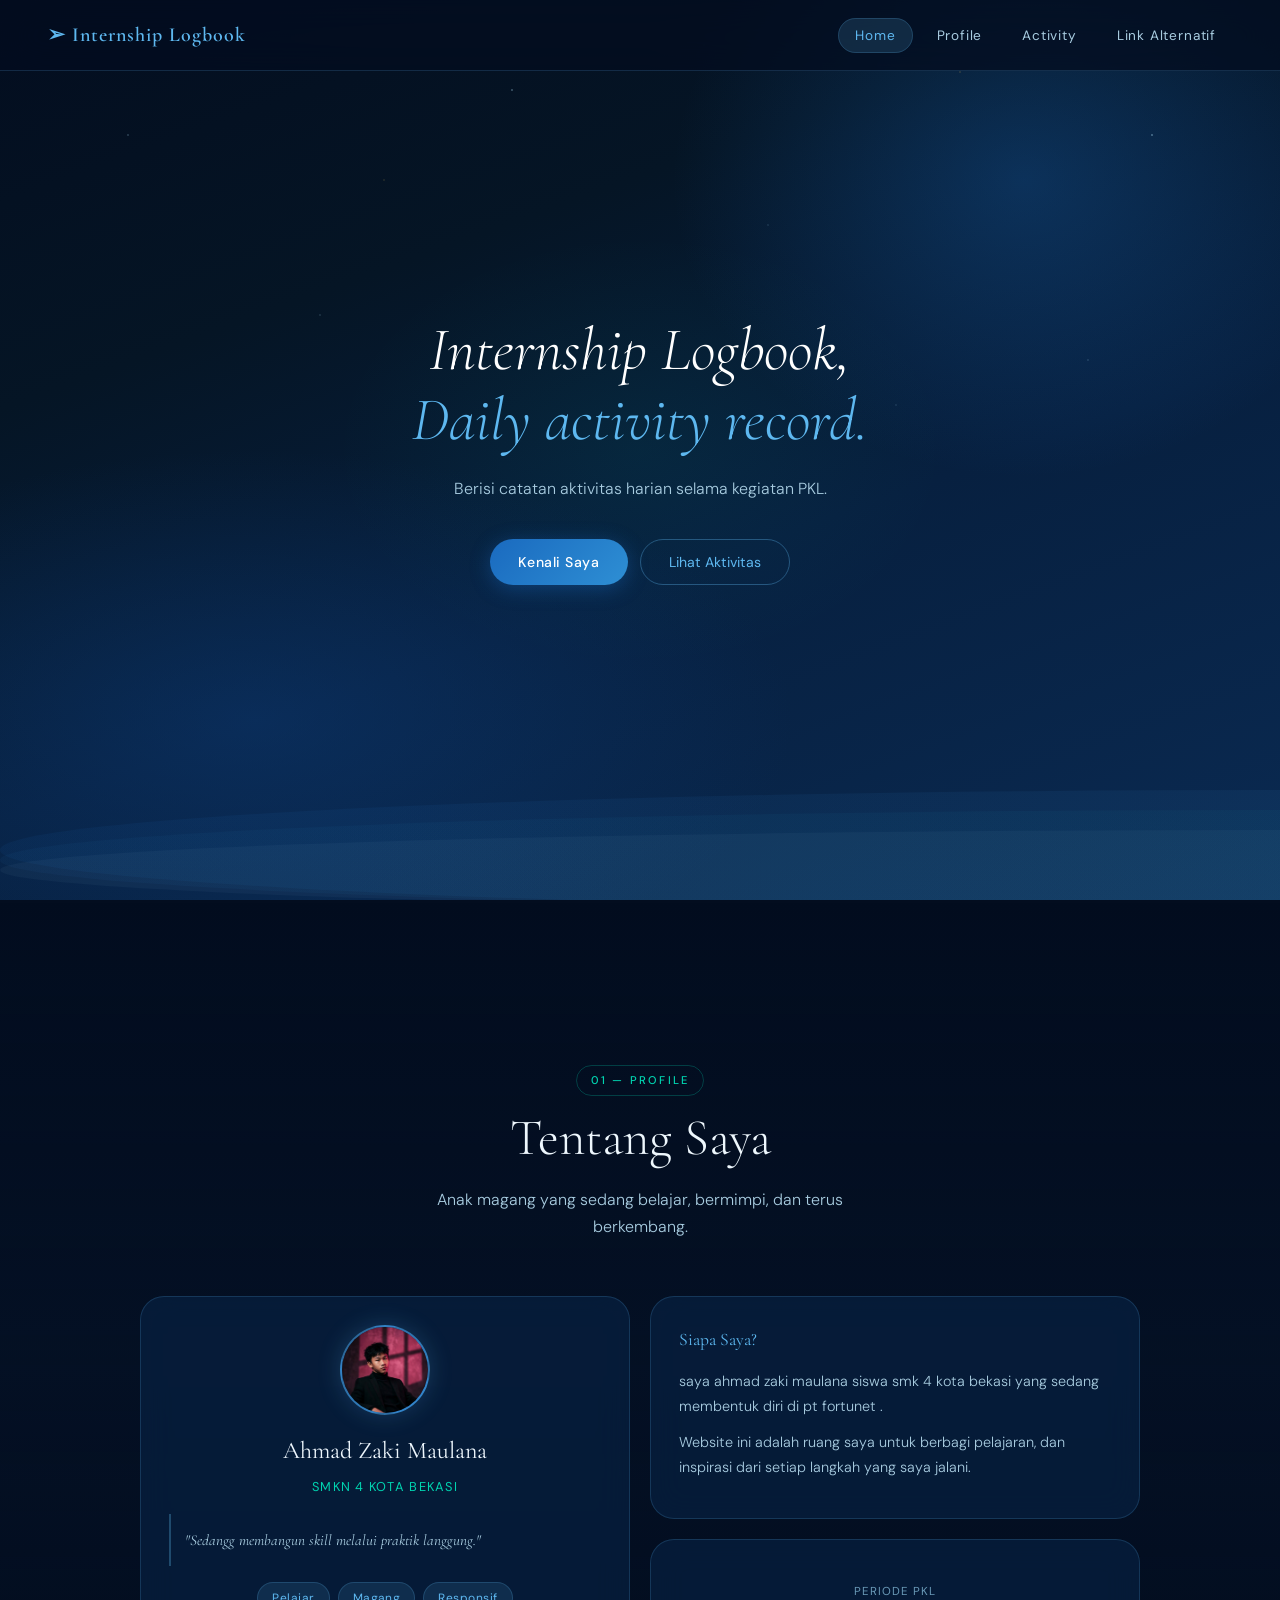
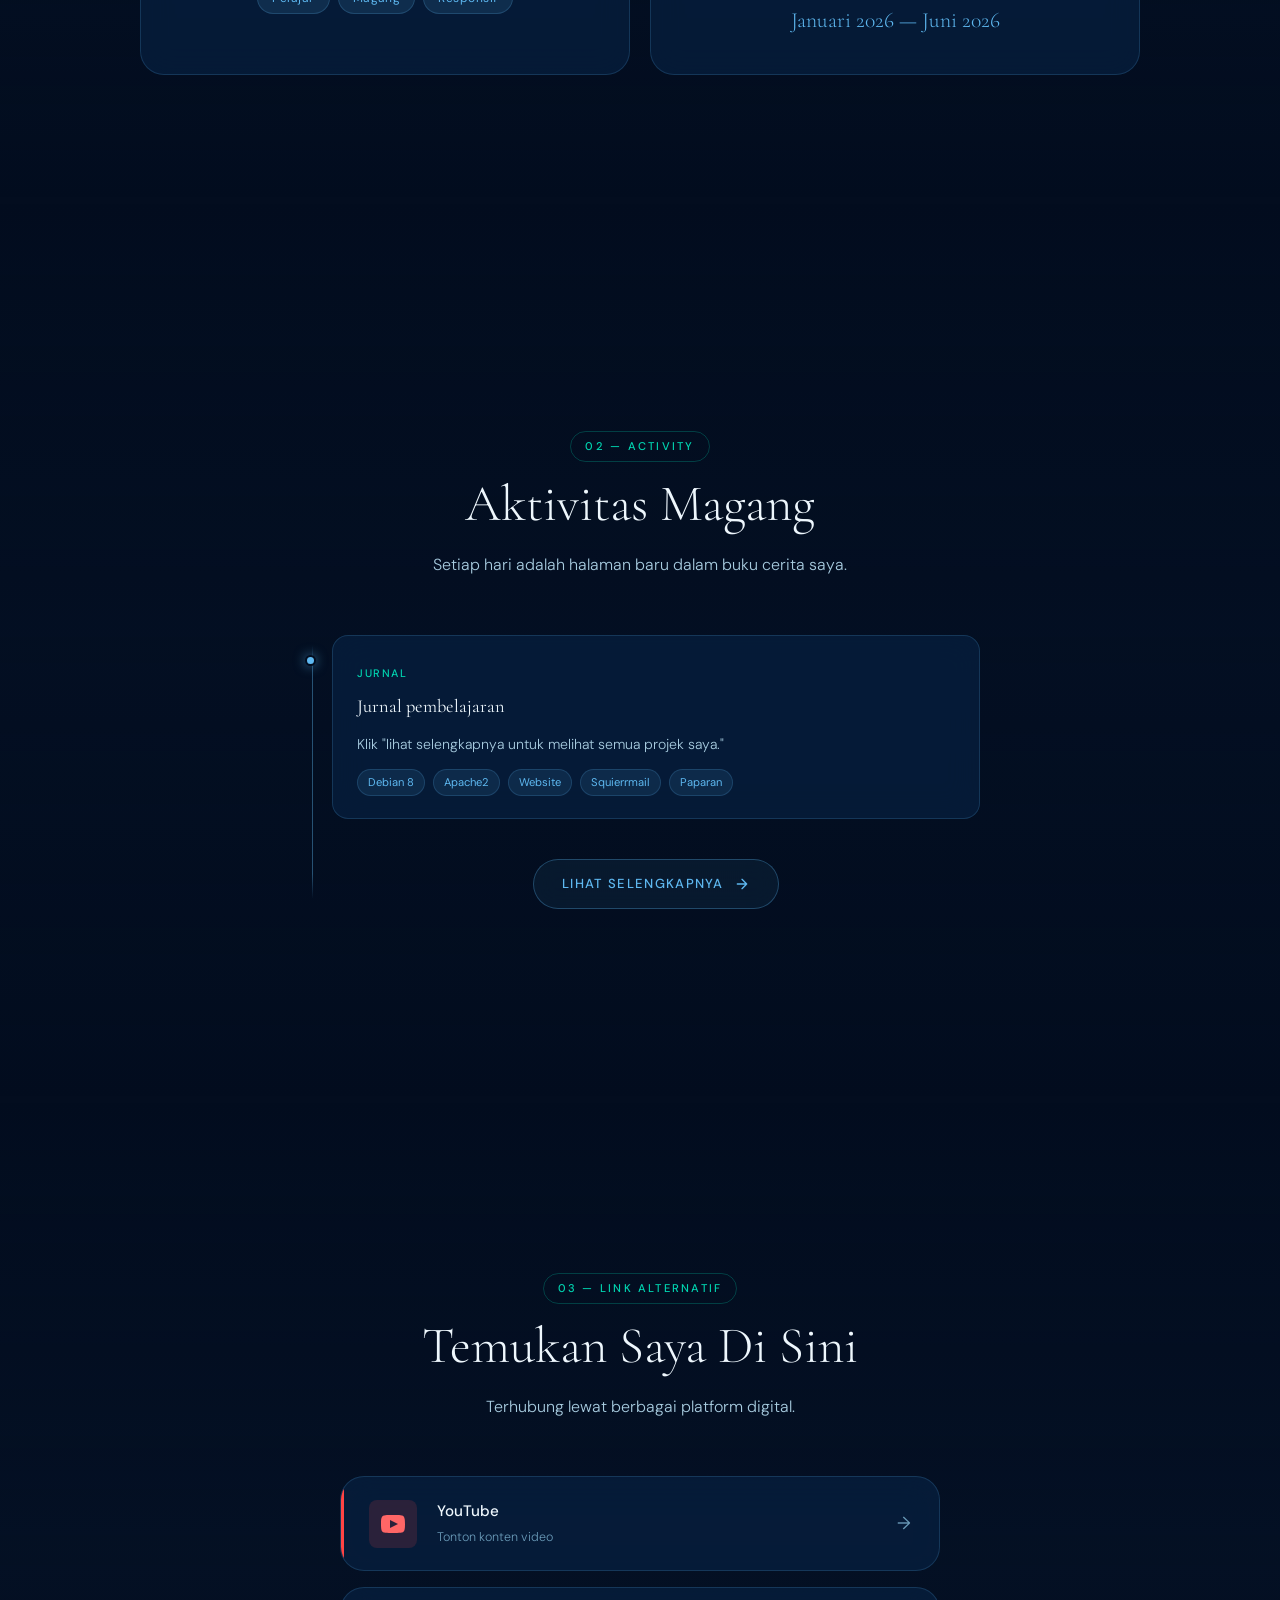
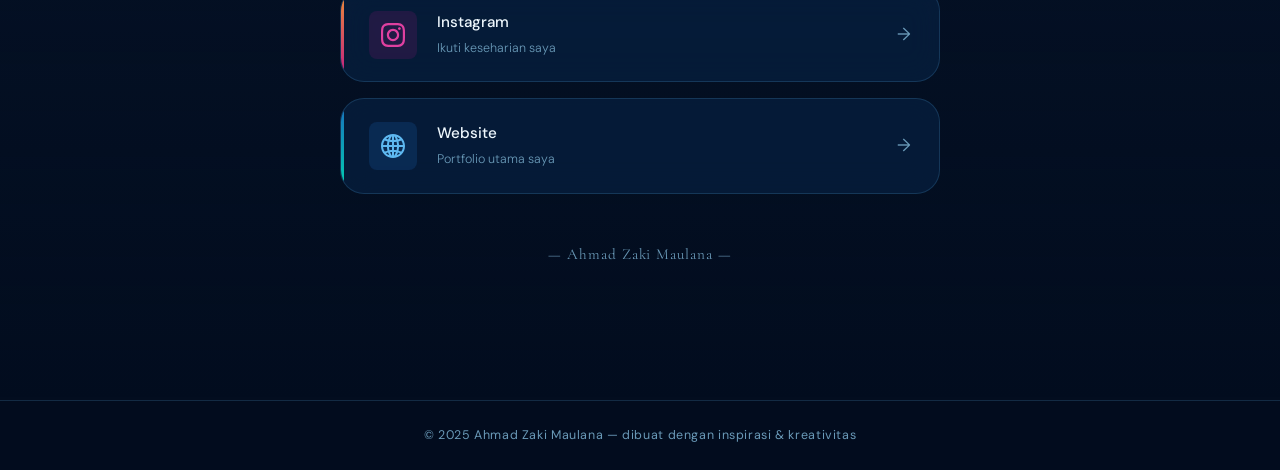
<file: index.html>
<!DOCTYPE html>
<html lang="id">
<head>
  <meta charset="UTF-8" />
  <meta name="viewport" content="width=device-width, initial-scale=1.0"/>
  <title>Zaki Maulana | Blog Inspirasi</title>
  <link rel="stylesheet" href="style.css" />
  <link rel="preconnect" href="https://fonts.googleapis.com">
  <link rel="preconnect" href="https://fonts.gstatic.com" crossorigin>
  <link href="https://fonts.googleapis.com/css2?family=Cormorant+Garamond:ital,wght@0,300;0,400;0,600;1,300;1,400&family=DM+Sans:wght@300;400;500&display=swap" rel="stylesheet">
  <style>
    /* ── Hero centered ── */
    .hero-section {
      grid-template-columns: 1fr !important;
      justify-items: center;
      text-align: center;
    }
    .hero-sub {
      margin-left: auto;
      margin-right: auto;
    }
    .hero-cta {
      justify-content: center;
    }

    /* ── Nav logo biru ── */
.nav-logo {
  color: var(--ocean-sky) !important;
}

    /* ── Lihat Selengkapnya button ── */
    .timeline-more {
      text-align: center;
      margin-top: 40px;
    }
    .btn-more {
      display: inline-flex;
      align-items: center;
      gap: 10px;
      font-family: var(--font-body);
      font-size: 0.82rem;
      font-weight: 500;
      letter-spacing: 0.1em;
      text-transform: uppercase;
      color: var(--ocean-sky);
      text-decoration: none;
      padding: 13px 28px;
      border: 1px solid rgba(94,184,240,0.3);
      border-radius: var(--radius-xl);
      background: rgba(94,184,240,0.07);
      backdrop-filter: blur(12px);
      transition: var(--transition);
      position: relative;
      overflow: hidden;
    }
    .btn-more::before {
      content: '';
      position: absolute;
      inset: 0;
      background: linear-gradient(90deg, transparent, rgba(94,184,240,0.08), transparent);
      transform: translateX(-100%);
      transition: transform 0.5s ease;
    }
    .btn-more:hover::before {
      transform: translateX(100%);
    }
    .btn-more:hover {
      background: rgba(94,184,240,0.14);
      border-color: rgba(94, 184, 240, 0.5);
      box-shadow: 0 0 20px rgba(94,184,240,0.15);
      transform: translateY(-2px);
      color: var(--ocean-foam);
    }
    .btn-more svg {
      width: 16px;
      height: 16px;
      transition: transform 0.3s ease;
      flex-shrink: 0;
    }
    .btn-more:hover svg {
      transform: translateX(4px);
    }
  </style>
</head>
<body>

  <!-- Animated Ocean Background -->
  <div class="ocean-bg">
    <div class="wave wave-1"></div>
    <div class="wave wave-2"></div>
    <div class="wave wave-3"></div>
    <div class="bubbles">
      <span></span><span></span><span></span><span></span>
      <span></span><span></span><span></span><span></span>
    </div>
  </div>

  <!-- Navbar -->
  <nav class="navbar" id="navbar">
    <div class="nav-logo">➢ Internship Logbook</div>
    <div class="hamburger" id="hamburger">
      <span></span><span></span><span></span>
    </div>
    <ul class="nav-links" id="navLinks">
      <li><a href="#home" class="nav-link active" data-section="home">Home</a></li>
      <li><a href="#profile" class="nav-link" data-section="profile">Profile</a></li>
      <li><a href="#activity" class="nav-link" data-section="activity">Activity</a></li>
      <li><a href="#links" class="nav-link" data-section="links">Link Alternatif</a></li>
    </ul>
  </nav>

  <!-- HOME SECTION -->
  <section id="home" class="section hero-section active">
    <div class="hero-content">
      <h1 class="hero-title">
        <em>Internship Logbook,</em>
        <em>Daily activity record.</em>
      </h1>
      <p class="hero-sub">
        Berisi catatan aktivitas harian selama kegiatan PKL.
      </p>
      <div class="hero-cta">
        <button class="btn-primary" onclick="goTo('profile')">Kenali Saya</button>
        <button class="btn-outline" onclick="goTo('activity')">Lihat Aktivitas</button>
      </div>
    </div>
  </section>

  <!-- PROFILE SECTION -->
  <section id="profile" class="section profile-section">
    <div class="section-inner">
      <div class="section-header">
        <span class="section-tag">01 — Profile</span>
        <h2>Tentang Saya</h2>
        <p class="section-lead">Anak magang yang sedang belajar, bermimpi, dan terus berkembang.</p>
      </div>

      <div class="profile-grid">
        <div class="profile-card card-main">
          <div class="profile-avatar-big">
            <img src="zaki.jpg" alt="Foto Profil" class="avatar-img"
                 onerror="this.style.display='none'; this.nextElementSibling.style.display='flex';">
            <span class="avatar-fallback">#</span>
          </div>
          <h3>Ahmad Zaki Maulana</h3>
          <p class="profile-school">SMKN 4 KOTA BEKASI</p>
          <p class="profile-quote">"Sedangg membangun skill melalui praktik langgung."</p>
          <div class="profile-tags">
            <span class="tag">Pelajar</span>
            <span class="tag">Magang</span>
            <span class="tag">Responsif</span>
          </div>
        </div>

        <div class="profile-card card-bio">
          <h4>Siapa Saya?</h4>
          <p>saya ahmad zaki maulana siswa smk 4 kota bekasi yang sedang membentuk diri di pt fortunet .</p>
          <p>Website ini adalah ruang saya untuk berbagi pelajaran, dan inspirasi dari setiap langkah yang saya jalani.</p>
        </div>

        <div class="profile-card card-stats">
          <div class="stat-item">
            <span class="stat-label">Periode PKL</span>
            <span class="stat-period">Januari 2026 — Juni 2026</span>
          </div>
        </div>
      </div>
    </div>
  </section>

  <!-- ACTIVITY SECTION -->
  <section id="activity" class="section activity-section">
    <div class="section-inner">
      <div class="section-header">
        <span class="section-tag">02 — Activity</span>
        <h2>Aktivitas Magang</h2>
        <p class="section-lead">Setiap hari adalah halaman baru dalam buku cerita saya.</p>
      </div>

      <div class="timeline">
        <div class="timeline-item" data-delay="0">
          <div class="timeline-dot"></div>
          <div class="timeline-card">
            <span class="timeline-date">Jurnal</span>
            <h4>Jurnal pembelajaran</h4>
            <p>Klik "lihat selengkapnya untuk melihat semua projek saya."</p>
            <div class="timeline-tags">
              <span class="tag-sm">Debian 8</span>
              <span class="tag-sm">Apache2</span>
              <span class="tag-sm">Website</span>
              <span class="tag-sm">Squierrmail</span>
              <span class="tag-sm">Paparan</span>
            </div>
          </div>
        </div

      <!-- Tombol Lihat Selengkapnya -->
      <div class="timeline-more">
        <a href="aktivitas.html" class="btn-more">
          Lihat Selengkapnya
          <svg viewBox="0 0 24 24" fill="none" stroke="currentColor" stroke-width="2" stroke-linecap="round" stroke-linejoin="round">
            <path d="M5 12h14M12 5l7 7-7 7"/>
          </svg>
        </a>
      </div>

    </div>
  </section>

  <!-- LINK SECTION -->
  <section id="links" class="section links-section">
    <div class="section-inner">
      <div class="section-header">
        <span class="section-tag">03 — Link Alternatif</span>
        <h2>Temukan Saya Di Sini</h2>
        <p class="section-lead">Terhubung lewat berbagai platform digital.</p>
      </div>

      <div class="links-grid">
        <a href="https://www.youtube.com/@zaqpiyyy" target="_blank" class="link-card youtube">
          <div class="link-icon">
            <svg viewBox="0 0 24 24" fill="currentColor"><path d="M19.615 3.184c-3.604-.246-11.631-.245-15.23 0-3.897.266-4.356 2.62-4.385 8.816.029 6.185.484 8.549 4.385 8.816 3.6.245 11.626.246 15.23 0 3.897-.266 4.356-2.62 4.385-8.816-.029-6.185-.484-8.549-4.385-8.816zm-10.615 12.816v-8l8 3.993-8 4.007z"/></svg>
          </div>
          <div class="link-info">
            <span class="link-platform">YouTube</span>
            <span class="link-desc">Tonton konten video</span>
          </div>
          <div class="link-arrow">→</div>
        </a>

        <a href="https://www.instagram.com/odyktihaly.ly?igsh=d3dteGJ3dW94ZWtv" target="_blank" class="link-card instagram">
          <div class="link-icon">
            <svg viewBox="0 0 24 24" fill="currentColor"><path d="M12 2.163c3.204 0 3.584.012 4.85.07 3.252.148 4.771 1.691 4.919 4.919.058 1.265.069 1.645.069 4.849 0 3.205-.012 3.584-.069 4.849-.149 3.225-1.664 4.771-4.919 4.919-1.266.058-1.644.07-4.85.07-3.204 0-3.584-.012-4.849-.07-3.26-.149-4.771-1.699-4.919-4.92-.058-1.265-.07-1.644-.07-4.849 0-3.204.013-3.583.07-4.849.149-3.227 1.664-4.771 4.919-4.919 1.266-.057 1.645-.069 4.849-.069zm0-2.163c-3.259 0-3.667.014-4.947.072-4.358.2-6.78 2.618-6.98 6.98-.059 1.281-.073 1.689-.073 4.948 0 3.259.014 3.668.072 4.948.2 4.358 2.618 6.78 6.98 6.98 1.281.058 1.689.072 4.948.072 3.259 0 3.668-.014 4.948-.072 4.354-.2 6.782-2.618 6.979-6.98.059-1.28.073-1.689.073-4.948 0-3.259-.014-3.667-.072-4.947-.196-4.354-2.617-6.78-6.979-6.98-1.281-.059-1.69-.073-4.949-.073zm0 5.838c-3.403 0-6.162 2.759-6.162 6.162s2.759 6.163 6.162 6.163 6.162-2.759 6.162-6.163c0-3.403-2.759-6.162-6.162-6.162zm0 10.162c-2.209 0-4-1.79-4-4 0-2.209 1.791-4 4-4s4 1.791 4 4c0 2.21-1.791 4-4 4zm6.406-11.845c-.796 0-1.441.645-1.441 1.44s.645 1.44 1.441 1.44c.795 0 1.439-.645 1.439-1.44s-.644-1.44-1.439-1.44z"/></svg>
          </div>
          <div class="link-info">
            <span class="link-platform">Instagram</span>
            <span class="link-desc">Ikuti keseharian saya</span>
          </div>
          <div class="link-arrow">→</div>
        </a>

        <a href="https://zaaqpouww-tech.github.io/Jakiactivitas/" target="_blank" class="link-card website">
          <div class="link-icon">
            <svg viewBox="0 0 24 24" fill="currentColor"><path d="M12 0c-6.627 0-12 5.373-12 12s5.373 12 12 12 12-5.373 12-12-5.373-12-12-12zm1 16.057v-3.057h2.994c-.059 1.143-.212 2.24-.456 3.279-.823-.12-1.674-.188-2.538-.222zm1.957 2.162c-.499 1.33-1.159 2.497-1.957 3.456v-3.62c.666.028 1.319.081 1.957.164zm-1.957-7.219v-3.015c.868-.034 1.721-.103 2.548-.224.238 1.027.389 2.111.446 3.239h-2.994zm0-5.014v-3.661c.806.969 1.471 2.15 1.971 3.496-.642.084-1.3.137-1.971.165zm2.703-3.267c1.237.496 2.354 1.228 3.29 2.146-.642.234-1.311.442-2.019.607-.344-.992-.775-1.91-1.271-2.753zm-7.241 13.56c-.244-1.039-.398-2.136-.456-3.279h2.994v3.057c-.865.034-1.714.102-2.538.222zm2.538 1.776v3.62c-.798-.959-1.458-2.126-1.957-3.456.638-.083 1.291-.136 1.957-.164zm-2.994-7.055c.057-1.128.207-2.212.446-3.239.827.121 1.68.19 2.548.224v3.015h-2.994zm1.024-5.179c.5-1.346 1.165-2.527 1.97-3.496v3.661c-.671-.028-1.329-.081-1.97-.165zm-2.005-.35c-.708-.165-1.377-.373-2.018-.607.937-.918 2.053-1.65 3.29-2.146-.496.844-.927 1.762-1.272 2.753zm-.549 1.918c-.264 1.151-.434 2.36-.492 3.611h-3.933c.165-1.658.739-3.197 1.617-4.518.88.361 1.816.67 2.808.907zm.009 9.262c-.988.236-1.92.542-2.797.9-.89-1.328-1.471-2.879-1.637-4.551h3.934c.058 1.265.231 2.488.5 3.651zm.553 1.917c.342.976.768 1.881 1.257 2.712-1.223-.49-2.326-1.211-3.256-2.115.636-.229 1.299-.435 1.999-.597zm9.924 0c.7.163 1.362.367 1.999.597-.931.903-2.034 1.625-3.257 2.116.489-.832.915-1.737 1.258-2.713zm.553-1.917c.27-1.163.442-2.386.501-3.651h3.934c-.167 1.672-.748 3.223-1.638 4.551-.877-.358-1.81-.664-2.797-.9zm.501-5.651c-.058-1.251-.229-2.46-.492-3.611.992-.237 1.929-.546 2.809-.907.877 1.321 1.451 2.86 1.616 4.518h-3.933z"/></svg>
          </div>
          <div class="link-info">
            <span class="link-platform">Website</span>
            <span class="link-desc">Portfolio utama saya</span>
          </div>
          <div class="link-arrow">→</div>
        </a>
      </div>

      <div class="links-footer">
        <p>— Ahmad Zaki Maulana —</p>
      </div>
    </div>
  </section>

  <!-- FOOTER -->
  <footer class="footer">
    <p>© 2025 Ahmad Zaki Maulana — dibuat dengan inspirasi & kreativitas</p>
  </footer>

  <script src="app.js"></script>
</body>
</html>
</file>
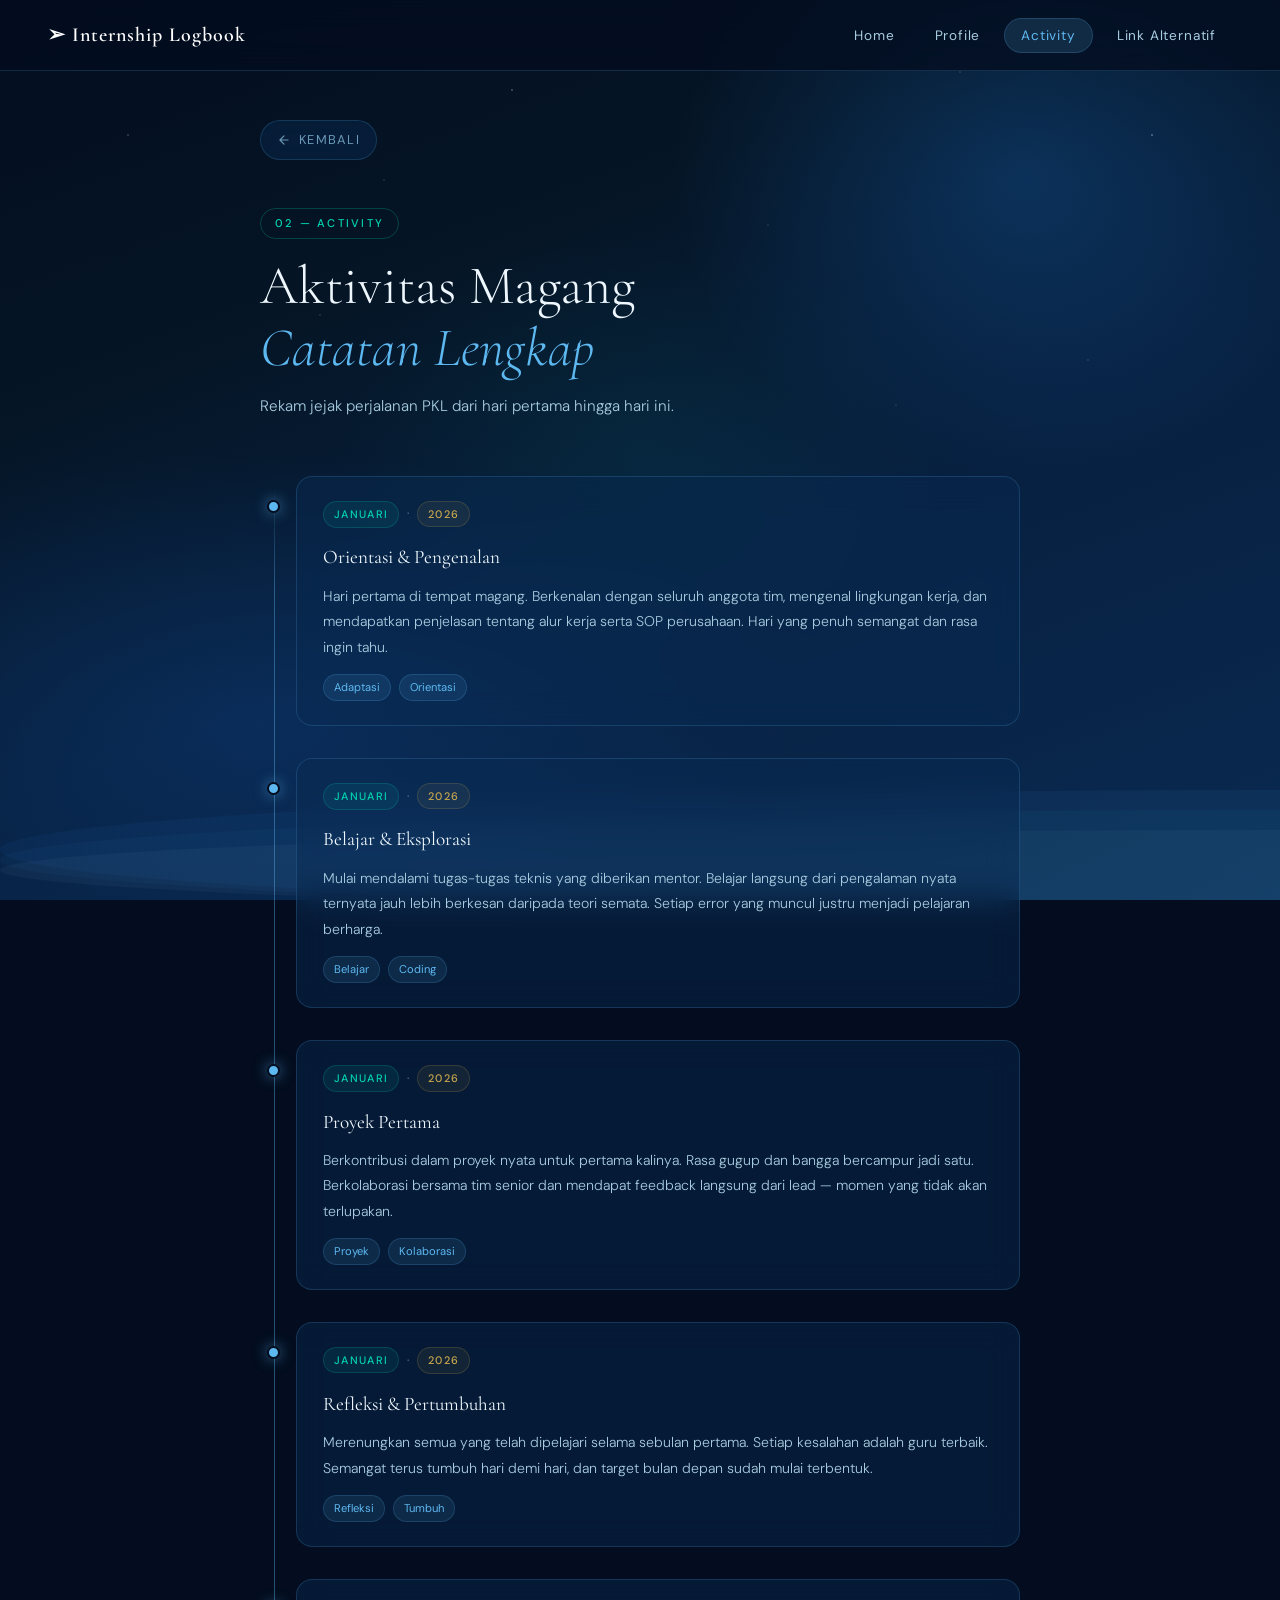
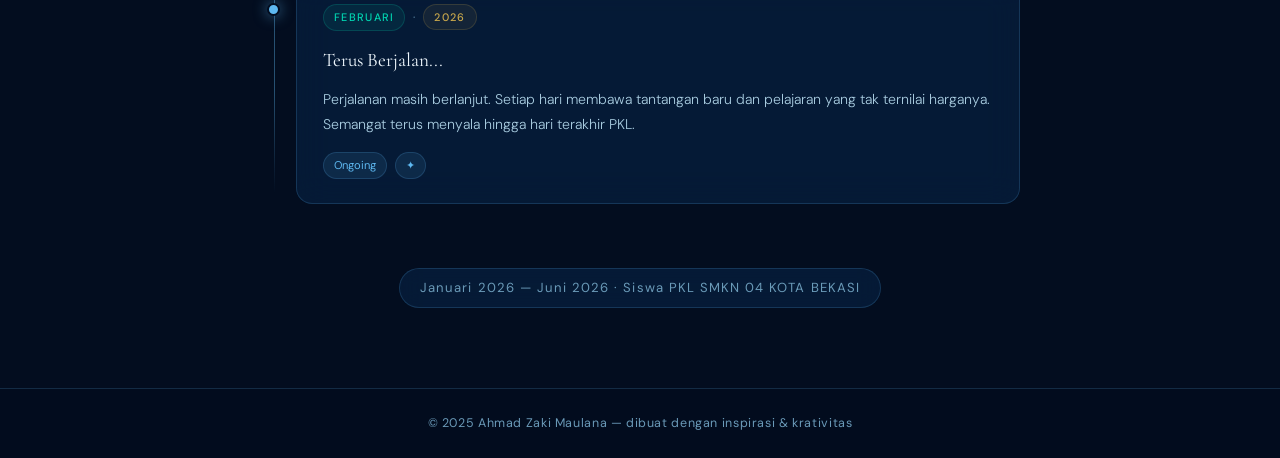
<file: aktivitas.html>
<!DOCTYPE html>
<html lang="id">
<head>
  <meta charset="UTF-8" />
  <meta name="viewport" content="width=device-width, initial-scale=1.0"/>
  <title>Aktivitas Magang — Ahmad Zaki Maulana</title>
  <link rel="stylesheet" href="style.css" />
  <link rel="preconnect" href="https://fonts.googleapis.com">
  <link rel="preconnect" href="https://fonts.gstatic.com" crossorigin>
  <link href="https://fonts.googleapis.com/css2?family=Cormorant+Garamond:ital,wght@0,300;0,400;0,600;1,300;1,400&family=DM+Sans:wght@300;400;500&display=swap" rel="stylesheet">
  <style>
    /* ── Nav logo white ── */
    .nav-logo { color: #ffffff !important; }

    /* ── Page wrapper ── */
    .activity-page {
      min-height: 100vh;
      position: relative;
      z-index: 1;
      padding: 120px 48px 80px;
    }

    .activity-page-inner {
      max-width: 760px;
      margin: 0 auto;
    }

    /* ── Back button ── */
    .back-btn {
      display: inline-flex;
      align-items: center;
      gap: 8px;
      font-size: 0.8rem;
      letter-spacing: 0.1em;
      text-transform: uppercase;
      color: var(--text-muted);
      text-decoration: none;
      padding: 8px 16px;
      border: 1px solid var(--glass-border);
      border-radius: var(--radius-xl);
      background: var(--glass-bg);
      backdrop-filter: blur(12px);
      transition: var(--transition);
      margin-bottom: 48px;
    }
    .back-btn:hover {
      color: var(--ocean-sky);
      border-color: rgba(94,184,240,0.35);
      background: rgba(94,184,240,0.08);
    }
    .back-btn svg { width: 14px; height: 14px; flex-shrink: 0; }

    /* ── Page header ── */
    .page-header { margin-bottom: 56px; }
    .page-header .section-tag {
      display: inline-block;
      font-size: 0.7rem;
      font-weight: 500;
      letter-spacing: 0.2em;
      text-transform: uppercase;
      color: var(--accent-teal);
      margin-bottom: 16px;
      padding: 5px 14px;
      border: 1px solid rgba(0,212,176,0.25);
      border-radius: var(--radius-xl);
    }
    .page-header h1 {
      font-family: var(--font-display);
      font-size: clamp(2rem, 5vw, 3.4rem);
      font-weight: 300;
      color: var(--text-primary);
      line-height: 1.15;
      margin-bottom: 14px;
    }
    .page-header h1 em { font-style: italic; color: var(--ocean-sky); display: block; }
    .page-header p {
      color: var(--text-secondary);
      font-size: 0.95rem;
      font-weight: 300;
      max-width: 480px;
    }

    /* ── Full timeline ── */
    .timeline-full {
      position: relative;
      padding-left: 36px;
    }
    .timeline-full::before {
      content: '';
      position: absolute;
      left: 14px;
      top: 10px;
      bottom: 10px;
      width: 1px;
      background: linear-gradient(to bottom,
        transparent,
        rgba(94,184,240,0.4) 8%,
        rgba(94,184,240,0.4) 92%,
        transparent
      );
    }

    /* ── Timeline entry ── */
    .tl-item {
      position: relative;
      margin-bottom: 32px;
      opacity: 0;
      transform: translateX(24px);
      transition: opacity 0.6s ease, transform 0.6s ease;
    }
    .tl-item.visible { opacity: 1; transform: translateX(0); }

    .tl-dot {
      position: absolute;
      left: -29px;
      top: 24px;
      width: 13px;
      height: 13px;
      border-radius: 50%;
      background: var(--ocean-sky);
      border: 2px solid var(--ocean-deep);
      box-shadow: 0 0 14px rgba(94,184,240,0.6);
      transition: var(--transition);
    }
    .tl-item:hover .tl-dot {
      transform: scale(1.4);
      background: var(--accent-teal);
    }

    .tl-card {
      background: var(--glass-bg);
      backdrop-filter: blur(16px);
      border: 1px solid var(--glass-border);
      border-radius: var(--radius-md);
      padding: 24px 26px;
      transition: var(--transition);
    }
    .tl-card:hover {
      background: var(--card-hover);
      border-color: rgba(94,184,240,0.28);
      transform: translateY(-3px);
      box-shadow: var(--shadow-glow);
    }

    /* ── Date stamp (Tanggal · Bulan · Tahun) ── */
    .tl-datestamp {
      display: flex;
      align-items: center;
      gap: 8px;
      margin-bottom: 14px;
      flex-wrap: wrap;
    }
    .tl-datestamp .ds-part {
      font-size: 0.68rem;
      letter-spacing: 0.12em;
      text-transform: uppercase;
      font-weight: 500;
      padding: 3px 10px;
      border-radius: var(--radius-xl);
    }
    .ds-day   { background: rgba(94,184,240,0.1);  color: var(--ocean-sky);  border: 1px solid rgba(94,184,240,0.2); }
    .ds-month { background: rgba(0,212,176,0.08);  color: var(--accent-teal); border: 1px solid rgba(0,212,176,0.18); }
    .ds-year  { background: rgba(201,168,76,0.08); color: var(--accent-gold); border: 1px solid rgba(201,168,76,0.18); }
    .ds-sep   { color: var(--text-muted); font-size: 0.7rem; }

    .tl-card h3 {
      font-family: var(--font-display);
      font-size: 1.2rem;
      font-weight: 400;
      color: var(--text-primary);
      margin-bottom: 10px;
    }
    .tl-card p {
      font-size: 0.88rem;
      color: var(--text-secondary);
      font-weight: 300;
      line-height: 1.8;
      margin-bottom: 14px;
    }
    .tl-tags {
      display: flex;
      gap: 8px;
      flex-wrap: wrap;
    }

    /* ── Timeline end marker ── */
    .timeline-end {
      text-align: center;
      padding: 32px 0 0;
      color: var(--text-muted);
      font-size: 0.82rem;
      letter-spacing: 0.08em;
    }
    .timeline-end span {
      display: inline-block;
      padding: 8px 20px;
      background: var(--glass-bg);
      border: 1px solid var(--glass-border);
      border-radius: var(--radius-xl);
      backdrop-filter: blur(12px);
    }

    @media (max-width: 640px) {
      .activity-page { padding: 100px 24px 60px; }
    }
  </style>
</head>
<body>

  <!-- Ocean Background -->
  <div class="ocean-bg">
    <div class="wave wave-1"></div>
    <div class="wave wave-2"></div>
    <div class="wave wave-3"></div>
    <div class="bubbles">
      <span></span><span></span><span></span><span></span>
      <span></span><span></span><span></span><span></span>
    </div>
  </div>

  <!-- Navbar -->
  <nav class="navbar" id="navbar">
    <div class="nav-logo">➢ Internship Logbook</div>
    <div class="hamburger" id="hamburger">
      <span></span><span></span><span></span>
    </div>
    <ul class="nav-links" id="navLinks">
      <li><a href="index.html#home"    class="nav-link" data-section="home">Home</a></li>
      <li><a href="index.html#profile" class="nav-link" data-section="profile">Profile</a></li>
      <li><a href="aktivitas.html"     class="nav-link active">Activity</a></li>
      <li><a href="index.html#links"   class="nav-link" data-section="links">Link Alternatif</a></li>
    </ul>
  </nav>

  <!-- MAIN CONTENT -->
  <main class="activity-page">
    <div class="activity-page-inner">

      <!-- Back -->
      <a href="index.html#activity" class="back-btn">
        <svg viewBox="0 0 24 24" fill="none" stroke="currentColor" stroke-width="2" stroke-linecap="round" stroke-linejoin="round">
          <path d="M19 12H5M12 5l-7 7 7 7"/>
        </svg>
        Kembali
      </a>

      <!-- Header -->
      <div class="page-header">
        <span class="section-tag">02 — Activity</span>
        <h1>Aktivitas Magang<em>Catatan Lengkap</em></h1>
        <p>Rekam jejak perjalanan PKL dari hari pertama hingga hari ini.</p>
      </div>

      <!-- Timeline -->
      <div class="timeline-full">

        <!-- ════ ENTRY 1 ════ -->
        <div class="tl-item" data-delay="0">
          <div class="tl-dot"></div>
          <div class="tl-card">
            <div class="tl-datestamp">
              <span class="ds-part ds-month">Januari</span>
              <span class="ds-sep">·</span>
              <span class="ds-part ds-year">2026</span>
            </div>
            <h3>Orientasi & Pengenalan</h3>
            <p>Hari pertama di tempat magang. Berkenalan dengan seluruh anggota tim, mengenal lingkungan kerja, dan mendapatkan penjelasan tentang alur kerja serta SOP perusahaan. Hari yang penuh semangat dan rasa ingin tahu.</p>
            <div class="tl-tags">
              <span class="tag-sm">Adaptasi</span>
              <span class="tag-sm">Orientasi</span>
            </div>
          </div>
        </div>

        <!-- ════ ENTRY 2 ════ -->
        <div class="tl-item" data-delay="80">
          <div class="tl-dot"></div>
          <div class="tl-card">
            <div class="tl-datestamp">
              <span class="ds-part ds-month">Januari</span>
              <span class="ds-sep">·</span>
              <span class="ds-part ds-year">2026</span>
            </div>
            <h3>Belajar & Eksplorasi</h3>
            <p>Mulai mendalami tugas-tugas teknis yang diberikan mentor. Belajar langsung dari pengalaman nyata ternyata jauh lebih berkesan daripada teori semata. Setiap error yang muncul justru menjadi pelajaran berharga.</p>
            <div class="tl-tags">
              <span class="tag-sm">Belajar</span>
              <span class="tag-sm">Coding</span>
            </div>
          </div>
        </div>

        <!-- ════ ENTRY 3 ════ -->
        <div class="tl-item" data-delay="160">
          <div class="tl-dot"></div>
          <div class="tl-card">
            <div class="tl-datestamp">
              <span class="ds-part ds-month">Januari</span>
              <span class="ds-sep">·</span>
              <span class="ds-part ds-year">2026</span>
            </div>
            <h3>Proyek Pertama</h3>
            <p>Berkontribusi dalam proyek nyata untuk pertama kalinya. Rasa gugup dan bangga bercampur jadi satu. Berkolaborasi bersama tim senior dan mendapat feedback langsung dari lead — momen yang tidak akan terlupakan.</p>
            <div class="tl-tags">
              <span class="tag-sm">Proyek</span>
              <span class="tag-sm">Kolaborasi</span>
            </div>
          </div>
        </div>

        <!-- ════ ENTRY 4 ════ -->
        <div class="tl-item" data-delay="240">
          <div class="tl-dot"></div>
          <div class="tl-card">
            <div class="tl-datestamp">
              <span class="ds-part ds-month">Januari</span>
              <span class="ds-sep">·</span>
              <span class="ds-part ds-year">2026</span>
            </div>
            <h3>Refleksi & Pertumbuhan</h3>
            <p>Merenungkan semua yang telah dipelajari selama sebulan pertama. Setiap kesalahan adalah guru terbaik. Semangat terus tumbuh hari demi hari, dan target bulan depan sudah mulai terbentuk.</p>
            <div class="tl-tags">
              <span class="tag-sm">Refleksi</span>
              <span class="tag-sm">Tumbuh</span>
            </div>
          </div>
        </div>

        <!-- ════ ENTRY 5 ════ -->
        <div class="tl-item" data-delay="320">
          <div class="tl-dot"></div>
          <div class="tl-card">
            <div class="tl-datestamp">
              <span class="ds-part ds-month">Februari</span>
              <span class="ds-sep">·</span>
              <span class="ds-part ds-year">2026</span>
            </div>
            <h3>Terus Berjalan...</h3>
            <p>Perjalanan masih berlanjut. Setiap hari membawa tantangan baru dan pelajaran yang tak ternilai harganya. Semangat terus menyala hingga hari terakhir PKL.</p>
            <div class="tl-tags">
              <span class="tag-sm">Ongoing</span>
              <span class="tag-sm">✦</span>
            </div>
          </div>
        </div>

      </div><!-- /timeline-full -->

      <div class="timeline-end">
        <span>Januari 2026 — Juni 2026 · Siswa PKL SMKN 04 KOTA BEKASI</span>
      </div>

    </div>
  </main>

  <!-- Footer -->
  <footer class="footer">
    <p>© 2025 Ahmad Zaki Maulana — dibuat dengan inspirasi & krativitas</p>
  </footer>

  <script>
    // Navbar scroll
    const navbar = document.getElementById('navbar');
    window.addEventListener('scroll', () => {
      navbar.classList.toggle('scrolled', window.scrollY > 30);
    });

    // Hamburger
    const hamburger = document.getElementById('hamburger');
    const navLinks  = document.getElementById('navLinks');
    hamburger.addEventListener('click', () => {
      navLinks.classList.toggle('open');
      const spans = hamburger.querySelectorAll('span');
      if (navLinks.classList.contains('open')) {
        spans[0].style.transform = 'rotate(45deg) translate(5px, 5px)';
        spans[1].style.opacity   = '0';
        spans[2].style.transform = 'rotate(-45deg) translate(5px, -5px)';
      } else {
        spans[0].style.transform = '';
        spans[1].style.opacity   = '';
        spans[2].style.transform = '';
      }
    });

    // Timeline fade in
    const tlItems = document.querySelectorAll('.tl-item');
    const tlObserver = new IntersectionObserver((entries) => {
      entries.forEach(entry => {
        if (entry.isIntersecting) {
          const delay = parseInt(entry.target.dataset.delay || '0');
          setTimeout(() => entry.target.classList.add('visible'), delay);
          tlObserver.unobserve(entry.target);
        }
      });
    }, { threshold: 0.15 });
    tlItems.forEach(item => tlObserver.observe(item));
  </script>
</body>
</html>
</file>
<file: style.css>
/* ============================================
   Tema: Biru Laut / Ocean Blue
   ============================================= */


:root {
  --ocean-deep:    #030d1f;
  --ocean-dark:    #061830;
  --ocean-mid:     #0a2a52;
  --ocean-blue:    #0e4080;
  --ocean-bright:  #1a6abf;
  --ocean-light:   #2e8fd4;
  --ocean-sky:     #5eb8f0;
  --ocean-foam:    #a8d8f0;
  --ocean-mist:    #d4edf9;
  --ocean-white:   #eef7fd;
  --accent-gold:   #c9a84c;
  --accent-teal:   #00d4b0;
  --text-primary:  #eef7fd;
  --text-secondary:#a8cce0;
  --text-muted:    #6a9ab8;
  --glass-bg:      rgba(10, 42, 82, 0.45);
  --glass-border:  rgba(94, 184, 240, 0.18);
  --card-bg:       rgba(6, 24, 48, 0.65);
  --card-hover:    rgba(14, 64, 128, 0.55);
  --shadow-ocean:  0 8px 32px rgba(3, 13, 31, 0.6);
  --shadow-glow:   0 0 24px rgba(94, 184, 240, 0.2);
  --radius-sm:     8px;
  --radius-md:     16px;
  --radius-lg:     24px;
  --radius-xl:     40px;
  --font-display:  'Cormorant Garamond', Georgia, serif;
  --font-body:     'DM Sans', sans-serif;
  --transition:    all 0.35s cubic-bezier(0.4, 0, 0.2, 1);
}

/* =============================================
   RESET & BASE
   ============================================= */
*, *::before, *::after {
  margin: 0;
  padding: 0;
  box-sizing: border-box;
}

html {
  scroll-behavior: smooth;
}

body {
  font-family: var(--font-body);
  background: var(--ocean-deep);
  color: var(--text-primary);
  line-height: 1.7;
  overflow-x: hidden;
  min-height: 100vh;
}

/* =============================================
   OCEAN ANIMATED BACKGROUND
   ============================================= */
.ocean-bg {
  position: fixed;
  inset: 0;
  z-index: 0;
  background: linear-gradient(
    160deg,
    var(--ocean-deep) 0%,
    #051525 30%,
    #072040 60%,
    var(--ocean-mid) 100%
  );
  overflow: hidden;
}

.ocean-bg::before {
  content: '';
  position: absolute;
  inset: 0;
  background:
    radial-gradient(ellipse 70% 50% at 20% 80%, rgba(14,64,128,0.4) 0%, transparent 60%),
    radial-gradient(ellipse 50% 60% at 80% 20%, rgba(26,106,191,0.3) 0%, transparent 55%),
    radial-gradient(ellipse 40% 40% at 50% 50%, rgba(0,212,176,0.06) 0%, transparent 60%);
}

/* Stars / particles */
.ocean-bg::after {
  content: '';
  position: absolute;
  inset: 0;
  background-image:
    radial-gradient(1px 1px at 10% 15%, rgba(168,216,240,0.6) 0%, transparent 100%),
    radial-gradient(1px 1px at 25% 35%, rgba(168,216,240,0.4) 0%, transparent 100%),
    radial-gradient(1.5px 1.5px at 40% 10%, rgba(168,216,240,0.5) 0%, transparent 100%),
    radial-gradient(1px 1px at 60% 25%, rgba(168,216,240,0.3) 0%, transparent 100%),
    radial-gradient(1px 1px at 75% 8%, rgba(201,168,76,0.5) 0%, transparent 100%),
    radial-gradient(1px 1px at 85% 40%, rgba(168,216,240,0.4) 0%, transparent 100%),
    radial-gradient(1.5px 1.5px at 90% 15%, rgba(168,216,240,0.6) 0%, transparent 100%),
    radial-gradient(1px 1px at 55% 5%, rgba(168,216,240,0.3) 0%, transparent 100%),
    radial-gradient(1px 1px at 30% 20%, rgba(201,168,76,0.4) 0%, transparent 100%),
    radial-gradient(1px 1px at 70% 45%, rgba(168,216,240,0.3) 0%, transparent 100%);
}

/* Waves */
.wave {
  position: absolute;
  bottom: -10px;
  left: 0;
  width: 200%;
  height: 140px;
  border-radius: 50%;
  opacity: 0.08;
  animation: waveMove 12s ease-in-out infinite;
}

.wave-1 {
  background: linear-gradient(90deg, var(--ocean-bright), var(--ocean-sky));
  animation-duration: 10s;
  animation-delay: 0s;
  height: 120px;
}
.wave-2 {
  background: linear-gradient(90deg, var(--ocean-light), var(--accent-teal));
  animation-duration: 14s;
  animation-delay: -4s;
  height: 100px;
  opacity: 0.05;
}
.wave-3 {
  background: var(--ocean-foam);
  animation-duration: 18s;
  animation-delay: -7s;
  height: 80px;
  opacity: 0.04;
}

@keyframes waveMove {
  0%, 100% { transform: translateX(0) translateY(0); }
  50% { transform: translateX(-25%) translateY(-20px); }
}

/* Bubbles */
.bubbles {
  position: absolute;
  inset: 0;
  pointer-events: none;
}

.bubbles span {
  position: absolute;
  bottom: -20px;
  width: 6px;
  height: 6px;
  border-radius: 50%;
  background: rgba(94,184,240,0.2);
  border: 1px solid rgba(94,184,240,0.35);
  animation: bubbleRise linear infinite;
}

.bubbles span:nth-child(1)  { left: 5%;  width: 4px; height: 4px; animation-duration: 8s; animation-delay: 0s; }
.bubbles span:nth-child(2)  { left: 15%; width: 7px; height: 7px; animation-duration: 11s; animation-delay: -3s; }
.bubbles span:nth-child(3)  { left: 30%; width: 5px; height: 5px; animation-duration: 9s; animation-delay: -1s; }
.bubbles span:nth-child(4)  { left: 45%; width: 8px; height: 8px; animation-duration: 13s; animation-delay: -6s; }
.bubbles span:nth-child(5)  { left: 58%; width: 4px; height: 4px; animation-duration: 7s; animation-delay: -2s; }
.bubbles span:nth-child(6)  { left: 70%; width: 6px; height: 6px; animation-duration: 10s; animation-delay: -4s; }
.bubbles span:nth-child(7)  { left: 82%; width: 5px; height: 5px; animation-duration: 12s; animation-delay: -8s; }
.bubbles span:nth-child(8)  { left: 92%; width: 9px; height: 9px; animation-duration: 15s; animation-delay: -1s; }

@keyframes bubbleRise {
  0%   { transform: translateY(0) scale(1); opacity: 0.6; }
  100% { transform: translateY(-100vh) scale(1.5); opacity: 0; }
}

/* ── Custom warna teks sesuai permintaan ── */
.nav-logo {
  color: var(--ocean-sky) !important;
}

.hero-title em:nth-child(1) {
  color: #ffffff !important;
}

.hero-title em:nth-child(2) {
  color: var(--ocean-sky) !important;
}

/* =============================================
   NAVBAR
   ============================================= */
.navbar {
  position: fixed;
  top: 0;
  left: 0;
  right: 0;
  z-index: 100;
  display: flex;
  align-items: center;
  justify-content: space-between;
  padding: 18px 48px;
  background: rgba(3, 13, 31, 0.75);
  backdrop-filter: blur(20px);
  -webkit-backdrop-filter: blur(20px);
  border-bottom: 1px solid var(--glass-border);
  transition: var(--transition);
}

.navbar.scrolled {
  padding: 12px 48px;
  background: rgba(3, 13, 31, 0.92);
}

.nav-logo {
  font-family: var(--font-display);
  font-size: 1.25rem;
  font-weight: 600;
  color: var(--ocean-sky)!important;
  letter-spacing: 0.05em;
}

.nav-links {
  display: flex;
  list-style: none;
  gap: 8px;
}

.nav-link {
  text-decoration: none;
  color: var(--text-secondary);
  font-size: 0.85rem;
  font-weight: 400;
  letter-spacing: 0.06em;
  padding: 8px 16px;
  border-radius: var(--radius-xl);
  transition: var(--transition);
  position: relative;
}

.nav-link:hover,
.nav-link.active {
  color: var(--text-primary);
  background: rgba(94,184,240,0.12);
}

.nav-link.active {
  color: var(--ocean-sky);
  background: rgba(94,184,240,0.15);
  border: 1px solid rgba(94,184,240,0.2);
}

/* Hamburger */
.hamburger {
  display: none;
  flex-direction: column;
  gap: 5px;
  cursor: pointer;
  padding: 4px;
}

.hamburger span {
  display: block;
  width: 22px;
  height: 2px;
  background: var(--ocean-sky);
  border-radius: 2px;
  transition: var(--transition);
}

/* =============================================
   SECTIONS
   ============================================= */
.section {
  position: relative;
  z-index: 1;
  min-height: 100vh;
  display: flex;
  align-items: center;
  justify-content: center;
  padding: 100px 48px 60px;
}

.section-inner {
  width: 100%;
  max-width: 1000px;
}

.section-header {
  text-align: center;
  margin-bottom: 56px;
}

.section-tag {
  display: inline-block;
  font-size: 0.7rem;
  font-weight: 500;
  letter-spacing: 0.2em;
  text-transform: uppercase;
  color: var(--accent-teal);
  margin-bottom: 12px;
  padding: 5px 14px;
  border: 1px solid rgba(0,212,176,0.25);
  border-radius: var(--radius-xl);
}

.section-header h2 {
  font-family: var(--font-display);
  font-size: clamp(2rem, 5vw, 3.2rem);
  font-weight: 300;
  color: var(--text-primary);
  margin-bottom: 16px;
  line-height: 1.2;
}

.section-lead {
  color: var(--text-secondary);
  font-size: 1rem;
  max-width: 480px;
  margin: 0 auto;
  font-weight: 300;
}

/* =============================================
   HERO SECTION
   ============================================= */
.hero-section {
  min-height: 100vh;
  display: grid;
  grid-template-columns: 1fr 1fr;
  align-items: center;
  gap: 64px;
  max-width: 1100px;
  margin: 0 auto;
  padding: 100px 48px;
}

.hero-badge {
  display: inline-block;
  font-size: 0.7rem;
  letter-spacing: 0.2em;
  text-transform: uppercase;
  color: var(--accent-gold);
  margin-bottom: 20px;
  padding: 5px 14px;
  border: 1px solid rgba(201,168,76,0.35);
  border-radius: var(--radius-xl);
}

.hero-title {
  font-family: var(--font-display);
  font-size: clamp(2.2rem, 5vw, 3.8rem);
  font-weight: 300;
  line-height: 1.15;
  color: var(--text-primary);
  margin-bottom: 20px;
}

.hero-title em {
  font-style: italic;
  color: var(--ocean-sky);
  display: block;
}

.hero-sub {
  color: var(--text-secondary);
  font-size: 1rem;
  font-weight: 300;
  margin-bottom: 36px;
  max-width: 420px;
  line-height: 1.8;
}

.hero-cta {
  display: flex;
  gap: 12px;
  flex-wrap: wrap;
}

.btn-primary {
  padding: 13px 28px;
  background: linear-gradient(135deg, var(--ocean-bright), var(--ocean-light));
  color: white;
  border: none;
  border-radius: var(--radius-xl);
  font-family: var(--font-body);
  font-size: 0.88rem;
  font-weight: 500;
  letter-spacing: 0.04em;
  cursor: pointer;
  transition: var(--transition);
  box-shadow: 0 4px 20px rgba(26,106,191,0.4);
}

.btn-primary:hover {
  transform: translateY(-2px);
  box-shadow: 0 8px 28px rgba(26,106,191,0.55);
}

.btn-outline {
  padding: 13px 28px;
  background: transparent;
  color: var(--ocean-sky);
  border: 1px solid rgba(94,184,240,0.35);
  border-radius: var(--radius-xl);
  font-family: var(--font-body);
  font-size: 0.88rem;
  font-weight: 400;
  cursor: pointer;
  transition: var(--transition);
}

.btn-outline:hover {
  background: rgba(94,184,240,0.1);
  border-color: var(--ocean-sky);
  transform: translateY(-2px);
}

/* Hero Decoration */
.hero-deco {
  position: relative;
  display: flex;
  align-items: center;
  justify-content: center;
  height: 380px;
}

.deco-ring {
  position: absolute;
  border-radius: 50%;
  border: 1px solid rgba(94,184,240,0.15);
  animation: ringPulse 4s ease-in-out infinite;
}

.ring-1 { width: 280px; height: 280px; animation-delay: 0s; }
.ring-2 { width: 340px; height: 340px; animation-delay: 0.7s; border-color: rgba(94,184,240,0.09); }
.ring-3 { width: 400px; height: 400px; animation-delay: 1.4s; border-color: rgba(94,184,240,0.05); }

@keyframes ringPulse {
  0%, 100% { transform: scale(1); opacity: 1; }
  50% { transform: scale(1.03); opacity: 0.6; }
}

.deco-avatar {
  position: relative;
  z-index: 2;
  width: 160px;
  height: 160px;
  border-radius: 50%;
  background: linear-gradient(135deg, var(--ocean-mid), var(--ocean-bright));
  border: 2px solid rgba(94,184,240,0.35);
  display: flex;
  align-items: center;
  justify-content: center;
  box-shadow: var(--shadow-glow);
  animation: float 5s ease-in-out infinite;
}

@keyframes float {
  0%, 100% { transform: translateY(0); }
  50% { transform: translateY(-12px); }
}

.avatar-placeholder {
  font-family: var(--font-display);
  font-size: 4rem;
  font-weight: 300;
  color: var(--ocean-foam);
  line-height: 1;
}

/* =============================================
   PROFILE SECTION
   ============================================= */
.profile-section {
  background: linear-gradient(to bottom, transparent, rgba(6,24,48,0.3), transparent);
}

.profile-grid {
  display: grid;
  grid-template-columns: 1fr 1fr;
  grid-template-rows: auto auto;
  gap: 20px;
}

/* Glass Card */
.profile-card {
  background: var(--glass-bg);
  backdrop-filter: blur(16px);
  -webkit-backdrop-filter: blur(16px);
  border: 1px solid var(--glass-border);
  border-radius: var(--radius-lg);
  padding: 28px;
  transition: var(--transition);
  animation: fadeUp 0.6s ease both;
}

.profile-card:hover {
  background: var(--card-hover);
  border-color: rgba(94,184,240,0.3);
  transform: translateY(-4px);
  box-shadow: var(--shadow-glow);
}

.card-main {
  text-align: center;
  grid-row: span 2;
}

.profile-avatar-big {
  width: 90px;
  height: 90px;
  border-radius: 50%;
  background: linear-gradient(135deg, var(--ocean-mid), var(--ocean-bright));
  border: 2px solid rgba(94,184,240,0.4);
  display: flex;
  align-items: center;
  justify-content: center;
  font-family: var(--font-display);
  font-size: 2.5rem;
  font-weight: 300;
  color: var(--ocean-foam);
  margin: 0 auto 16px;
  box-shadow: var(--shadow-glow);
}

.card-main h3 {
  font-family: var(--font-display);
  font-size: 1.5rem;
  font-weight: 400;
  color: var(--text-primary);
  margin-bottom: 4px;
}

.profile-school {
  color: var(--accent-teal);
  font-size: 0.8rem;
  letter-spacing: 0.1em;
  text-transform: uppercase;
  margin-bottom: 14px;
}

.profile-quote {
  font-family: var(--font-display);
  font-style: italic;
  color: var(--text-secondary);
  font-size: 0.95rem;
  line-height: 1.6;
  padding: 14px;
  border-left: 2px solid rgba(94,184,240,0.3);
  text-align: left;
  margin: 16px 0;
}

.profile-tags {
  display: flex;
  flex-wrap: wrap;
  gap: 8px;
  justify-content: center;
  margin-top: 16px;
}

.tag {
  padding: 5px 14px;
  background: rgba(94,184,240,0.12);
  border: 1px solid rgba(94,184,240,0.2);
  border-radius: var(--radius-xl);
  font-size: 0.75rem;
  color: var(--ocean-sky);
  letter-spacing: 0.04em;
}

/* Avatar photo */
.avatar-img {
  width: 100%;
  height: 100%;
  object-fit: cover;
  border-radius: 50%;
}

.avatar-fallback {
  display: none;
  align-items: center;
  justify-content: center;
  width: 100%;
  height: 100%;
  font-family: var(--font-display);
  font-size: 2.5rem;
  font-weight: 300;
  color: var(--ocean-foam);
}

/* Periode PKL */
.card-stats {
  display: flex;
  align-items: center;
  justify-content: center;
  text-align: center;
}

.stat-period {
  display: block;
  font-family: var(--font-display);
  font-size: 1.35rem;
  font-weight: 300;
  color: var(--ocean-sky);
  line-height: 1.6;
}

.card-bio h4,
.card-skills h4 {
  font-family: var(--font-display);
  font-size: 1.1rem;
  font-weight: 400;
  color: var(--ocean-sky);
  margin-bottom: 14px;
}

.card-bio p {
  color: var(--text-secondary);
  font-size: 0.9rem;
  margin-bottom: 10px;
  line-height: 1.75;
  font-weight: 300;
}

/* Stats */
.card-stats {
  display: flex;
  justify-content: space-around;
  align-items: center;
  text-align: center;
}

.stat-item { padding: 8px; }

.stat-num {
  display: block;
  font-family: var(--font-display);
  font-size: 2.2rem;
  font-weight: 300;
  color: var(--ocean-sky);
  line-height: 1;
  margin-bottom: 6px;
}

.stat-label {
  font-size: 0.72rem;
  color: var(--text-muted);
  text-transform: uppercase;
  letter-spacing: 0.08em;
}

/* Skill Bars */
.skill-bar { margin-bottom: 16px; }

.skill-label {
  display: flex;
  justify-content: space-between;
  font-size: 0.8rem;
  color: var(--text-secondary);
  margin-bottom: 6px;
}

.skill-track {
  height: 4px;
  background: rgba(94,184,240,0.12);
  border-radius: 4px;
  overflow: hidden;
}

.skill-fill {
  height: 100%;
  border-radius: 4px;
  background: linear-gradient(90deg, var(--ocean-bright), var(--ocean-sky));
  width: 0%;
  transition: width 1.2s cubic-bezier(0.4, 0, 0.2, 1);
}

/* =============================================
   ACTIVITY / TIMELINE SECTION
   ============================================= */
.activity-section {
  background: linear-gradient(to bottom, transparent, rgba(6,24,48,0.2), transparent);
}

.timeline {
  position: relative;
  max-width: 680px;
  margin: 0 auto;
  padding-left: 32px;
}

.timeline::before {
  content: '';
  position: absolute;
  left: 12px;
  top: 10px;
  bottom: 10px;
  width: 1px;
  background: linear-gradient(to bottom,
    transparent,
    rgba(94,184,240,0.4) 10%,
    rgba(94,184,240,0.4) 90%,
    transparent
  );
}

.timeline-item {
  position: relative;
  margin-bottom: 32px;
  opacity: 0;
  transform: translateX(20px);
  transition: opacity 0.6s ease, transform 0.6s ease;
}

.timeline-item.visible {
  opacity: 1;
  transform: translateX(0);
}

.timeline-dot {
  position: absolute;
  left: -27px;
  top: 20px;
  width: 11px;
  height: 11px;
  border-radius: 50%;
  background: var(--ocean-sky);
  border: 2px solid var(--ocean-deep);
  box-shadow: 0 0 12px rgba(94,184,240,0.6);
  transition: var(--transition);
}

.timeline-item:hover .timeline-dot {
  transform: scale(1.4);
  background: var(--accent-teal);
}

.timeline-card {
  background: var(--glass-bg);
  backdrop-filter: blur(16px);
  border: 1px solid var(--glass-border);
  border-radius: var(--radius-md);
  padding: 22px 24px;
  transition: var(--transition);
}

.timeline-card:hover {
  background: var(--card-hover);
  border-color: rgba(94,184,240,0.28);
  transform: translateY(-3px);
  box-shadow: var(--shadow-glow);
}

.timeline-date {
  font-size: 0.68rem;
  letter-spacing: 0.14em;
  text-transform: uppercase;
  color: var(--accent-teal);
  font-weight: 500;
}

.timeline-card h4 {
  font-family: var(--font-display);
  font-size: 1.15rem;
  font-weight: 400;
  color: var(--text-primary);
  margin: 6px 0 10px;
}

.timeline-card p {
  font-size: 0.88rem;
  color: var(--text-secondary);
  font-weight: 300;
  line-height: 1.75;
  margin-bottom: 12px;
}

.timeline-tags {
  display: flex;
  gap: 8px;
  flex-wrap: wrap;
}

.tag-sm {
  padding: 3px 10px;
  background: rgba(94,184,240,0.1);
  border: 1px solid rgba(94,184,240,0.18);
  border-radius: var(--radius-xl);
  font-size: 0.7rem;
  color: var(--ocean-sky);
}

/* =============================================
   LINKS SECTION
   ============================================= */
.links-section {
  background: linear-gradient(to bottom, transparent, rgba(6,24,48,0.3), transparent);
}

.links-grid {
  display: flex;
  flex-direction: column;
  gap: 16px;
  max-width: 600px;
  margin: 0 auto 48px;
}

.link-card {
  display: flex;
  align-items: center;
  gap: 20px;
  padding: 22px 28px;
  background: var(--glass-bg);
  backdrop-filter: blur(16px);
  border: 1px solid var(--glass-border);
  border-radius: var(--radius-lg);
  text-decoration: none;
  transition: var(--transition);
  position: relative;
  overflow: hidden;
}

.link-card::before {
  content: '';
  position: absolute;
  left: 0;
  top: 0;
  width: 3px;
  height: 100%;
  transition: var(--transition);
}

.link-card.youtube::before  { background: #ff4444; }
.link-card.instagram::before { background: linear-gradient(180deg, #f09433, #bc1888); }
.link-card.website::before   { background: linear-gradient(180deg, var(--ocean-bright), var(--accent-teal)); }

.link-card:hover {
  background: var(--card-hover);
  border-color: rgba(94,184,240,0.3);
  transform: translateX(6px);
  box-shadow: var(--shadow-glow);
}

.link-card.youtube:hover  { border-color: rgba(255,68,68,0.3); box-shadow: 0 0 20px rgba(255,68,68,0.1); }
.link-card.instagram:hover { border-color: rgba(188,24,136,0.3); box-shadow: 0 0 20px rgba(188,24,136,0.1); }

.link-icon {
  width: 48px;
  height: 48px;
  border-radius: var(--radius-sm);
  display: flex;
  align-items: center;
  justify-content: center;
  flex-shrink: 0;
}

.link-card.youtube .link-icon   { background: rgba(255,68,68,0.15); color: #ff6666; }
.link-card.instagram .link-icon { background: rgba(188,24,136,0.15); color: #e040a0; }
.link-card.website .link-icon   { background: rgba(26,106,191,0.2); color: var(--ocean-sky); }

.link-icon svg { width: 24px; height: 24px; }

.link-info {
  flex: 1;
}

.link-platform {
  display: block;
  font-weight: 500;
  color: var(--text-primary);
  font-size: 0.95rem;
  margin-bottom: 2px;
}

.link-desc {
  display: block;
  font-size: 0.78rem;
  color: var(--text-muted);
  font-weight: 300;
}

.link-arrow {
  color: var(--text-muted);
  font-size: 1.1rem;
  transition: var(--transition);
}

.link-card:hover .link-arrow {
  color: var(--ocean-sky);
  transform: translateX(4px);
}

.links-footer {
  text-align: center;
}

.links-footer p {
  font-family: var(--font-display);
  font-size: 0.95rem;
  color: var(--text-muted);
  letter-spacing: 0.06em;
}

/* =============================================
   FOOTER
   ============================================= */
.footer {
  position: relative;
  z-index: 1;
  text-align: center;
  padding: 24px 48px;
  border-top: 1px solid var(--glass-border);
  background: rgba(3,13,31,0.5);
}

.footer p {
  font-size: 0.78rem;
  color: var(--text-muted);
  letter-spacing: 0.05em;
}

/* =============================================
   ANIMATIONS
   ============================================= */
@keyframes fadeUp {
  from { opacity: 0; transform: translateY(24px); }
  to   { opacity: 1; transform: translateY(0); }
}

.section-header { animation: fadeUp 0.7s ease both; }

/* =============================================
   RESPONSIVE
   ============================================= */
@media (max-width: 900px) {
  .hero-section {
    grid-template-columns: 1fr;
    text-align: center;
    gap: 40px;
    padding: 100px 28px 60px;
  }

  .hero-sub { margin: 0 auto 36px; }
  .hero-cta { justify-content: center; }
  .hero-deco { height: 260px; }
  .ring-1 { width: 200px; height: 200px; }
  .ring-2 { width: 250px; height: 250px; }
  .ring-3 { width: 300px; height: 300px; }
  .deco-avatar { width: 120px; height: 120px; }
  .avatar-placeholder { font-size: 3rem; }

  .profile-grid {
    grid-template-columns: 1fr;
  }

  .card-main { grid-row: span 1; }
}

@media (max-width: 640px) {
  .navbar {
    padding: 16px 24px;
  }

  .navbar.scrolled { padding: 12px 24px; }

  .hamburger { display: flex; }

  .nav-links {
    display: none;
    position: absolute;
    top: 100%;
    left: 0;
    right: 0;
    flex-direction: column;
    background: rgba(3,13,31,0.97);
    backdrop-filter: blur(20px);
    border-top: 1px solid var(--glass-border);
    padding: 16px;
    gap: 4px;
  }

  .nav-links.open { display: flex; }

  .section { padding: 80px 24px 48px; }

  .timeline { padding-left: 24px; }

  .card-stats {
    flex-direction: row;
    gap: 16px;
  }

  .link-card { padding: 18px 20px; }
}
</file>
